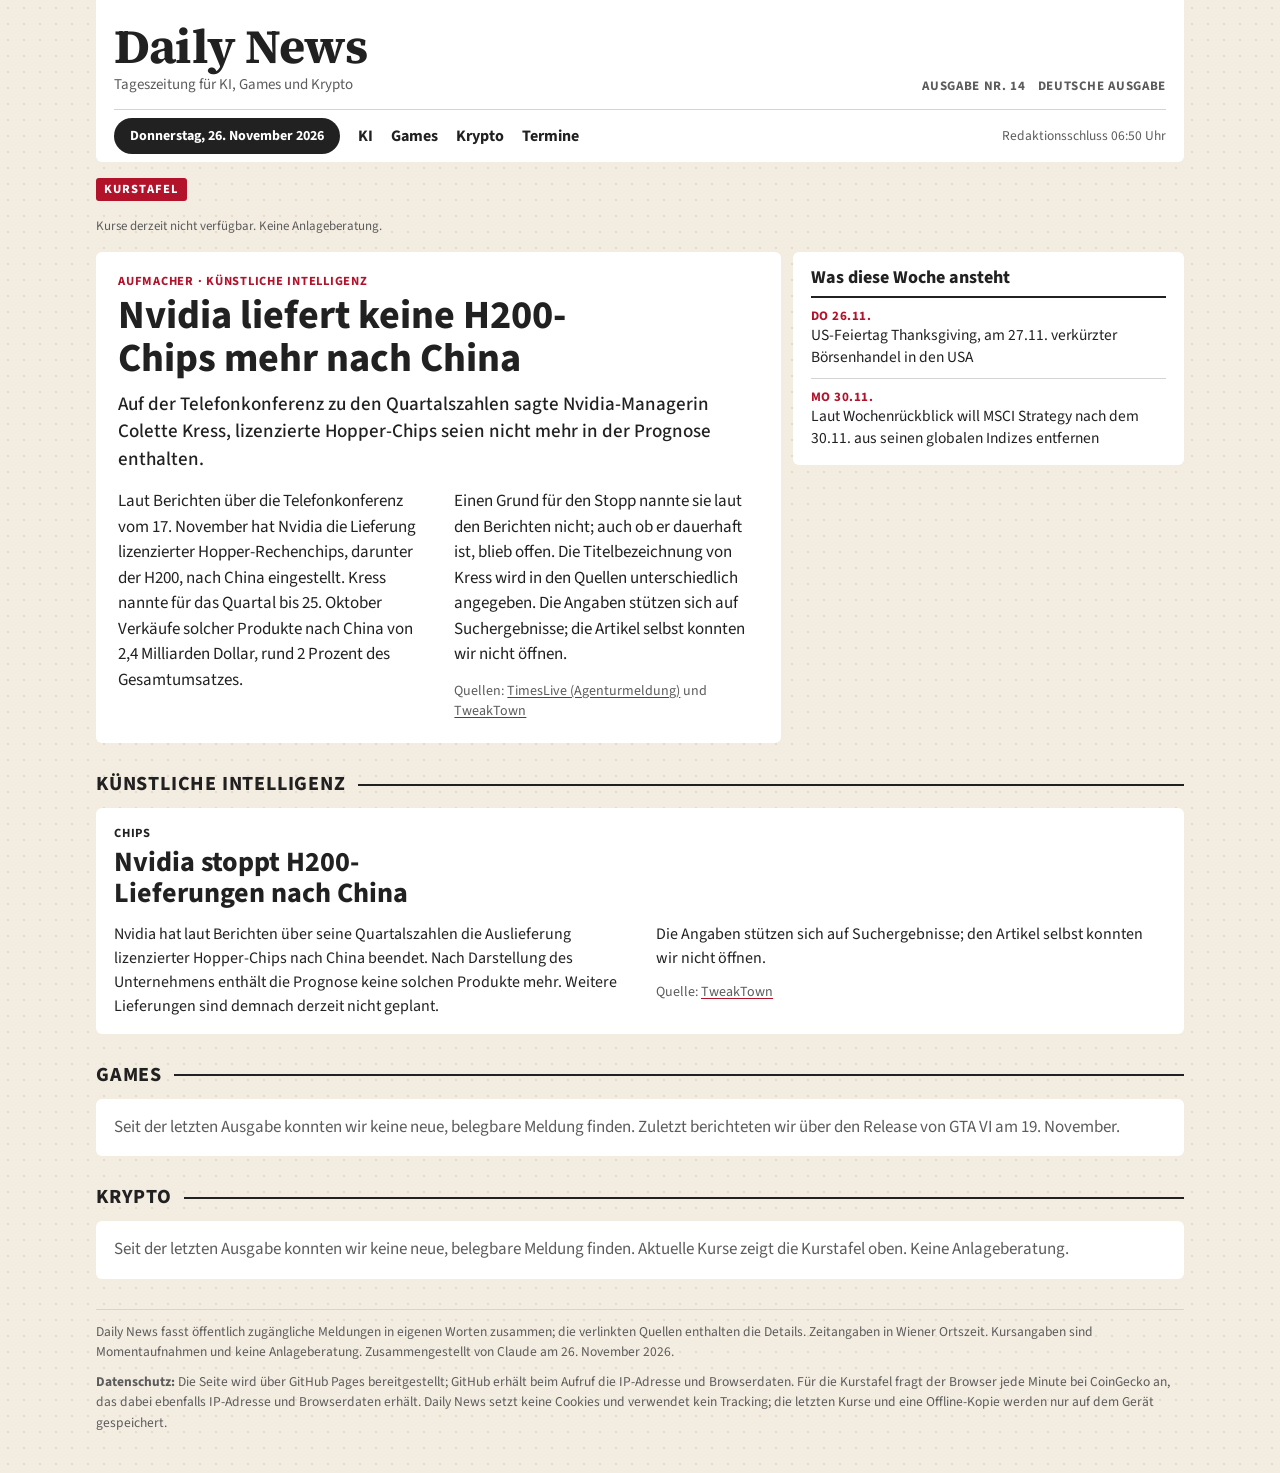
<file: index.html>
<!DOCTYPE html>
<html lang="de">
<head>
<meta charset="utf-8">
<meta http-equiv="Content-Security-Policy" content="default-src 'self'; script-src 'self'; style-src 'self'; font-src 'self'; img-src 'self'; connect-src 'self' https://api.coingecko.com; manifest-src 'self'; worker-src 'self'; object-src 'none'; base-uri 'none'; form-action 'none'">
<meta name="referrer" content="no-referrer">
<meta name="viewport" content="width=device-width, initial-scale=1">
<title>Daily News</title>
<link rel="manifest" href="./manifest.webmanifest">
<meta name="theme-color" content="#b3122b">
<link rel="apple-touch-icon" href="./icons/apple-touch-icon.png">
<meta name="apple-mobile-web-app-capable" content="yes">
<meta name="apple-mobile-web-app-title" content="Daily News">
<link rel="stylesheet" href="./style.css">
<script type="module" src="./app.js"></script>
</head>
<body>
<div class="sheet">

<header class="masthead">
  <div class="brandrow">
    <div>
      <h1>Daily News</h1>
      <p class="claim">Tageszeitung für KI, Games und Krypto</p>
    </div>
    <p class="issue"><span id="ausgabe-nr">Ausgabe</span><span>Deutsche Ausgabe</span></p>
  </div>
  <div class="navrow">
    <span class="pill" id="ausgabe-datum">Wird geladen …</span>
    <nav class="res" aria-label="Ressorts" id="nav-ressorts"></nav>
    <p class="closing" id="redaktionsschluss"></p>
  </div>
  <p class="hinweis" id="ausgabe-hinweis" hidden></p>
</header>

<noscript><p class="ladefehler tile">Daily News braucht JavaScript, um die Ausgabe anzuzeigen.</p></noscript>
<p class="ladefehler tile" id="ladefehler" hidden>Die Ausgabe konnte nicht geladen werden. Bitte später erneut versuchen.</p>

<main>

<!-- Kurstafel: Werte kommen live von CoinGecko (kurse.js) -->
<section class="ticker" aria-labelledby="board-h">
  <h2 id="board-h">Kurstafel</h2>
  <table role="table" aria-labelledby="board-h">
    <thead role="rowgroup"><tr role="row"><th role="columnheader">Wert</th><th role="columnheader">Kurs (USD)</th><th role="columnheader">24 Std.</th></tr></thead>
    <tbody role="rowgroup" id="kurstafel-body"></tbody>
  </table>
  <p class="note" id="kurstafel-hinweis">Kurse werden geladen. Keine Anlageberatung.</p>
</section>

<div class="leadrow">
  <section class="lead tile" id="aufmacher" aria-labelledby="lead-h"></section>
  <section class="dates tile" id="termine" aria-labelledby="termine-h">
    <h2 id="termine-h">Was diese Woche ansteht</h2>
    <ol id="termine-liste"></ol>
  </section>
</div>

<div id="ressorts"></div>

</main>

<footer>
  <p id="fussnote"></p>
  <p><b>Datenschutz:</b> Die Seite wird über GitHub Pages bereitgestellt; GitHub erhält beim Aufruf die IP-Adresse und Browserdaten. Für die Kurstafel fragt der Browser jede Minute bei CoinGecko an, das dabei ebenfalls IP-Adresse und Browserdaten erhält. Daily News setzt keine Cookies und verwendet kein Tracking; die letzten Kurse und eine Offline-Kopie werden nur auf dem Gerät gespeichert.</p>
</footer>

</div>
</body>
</html>
</file>
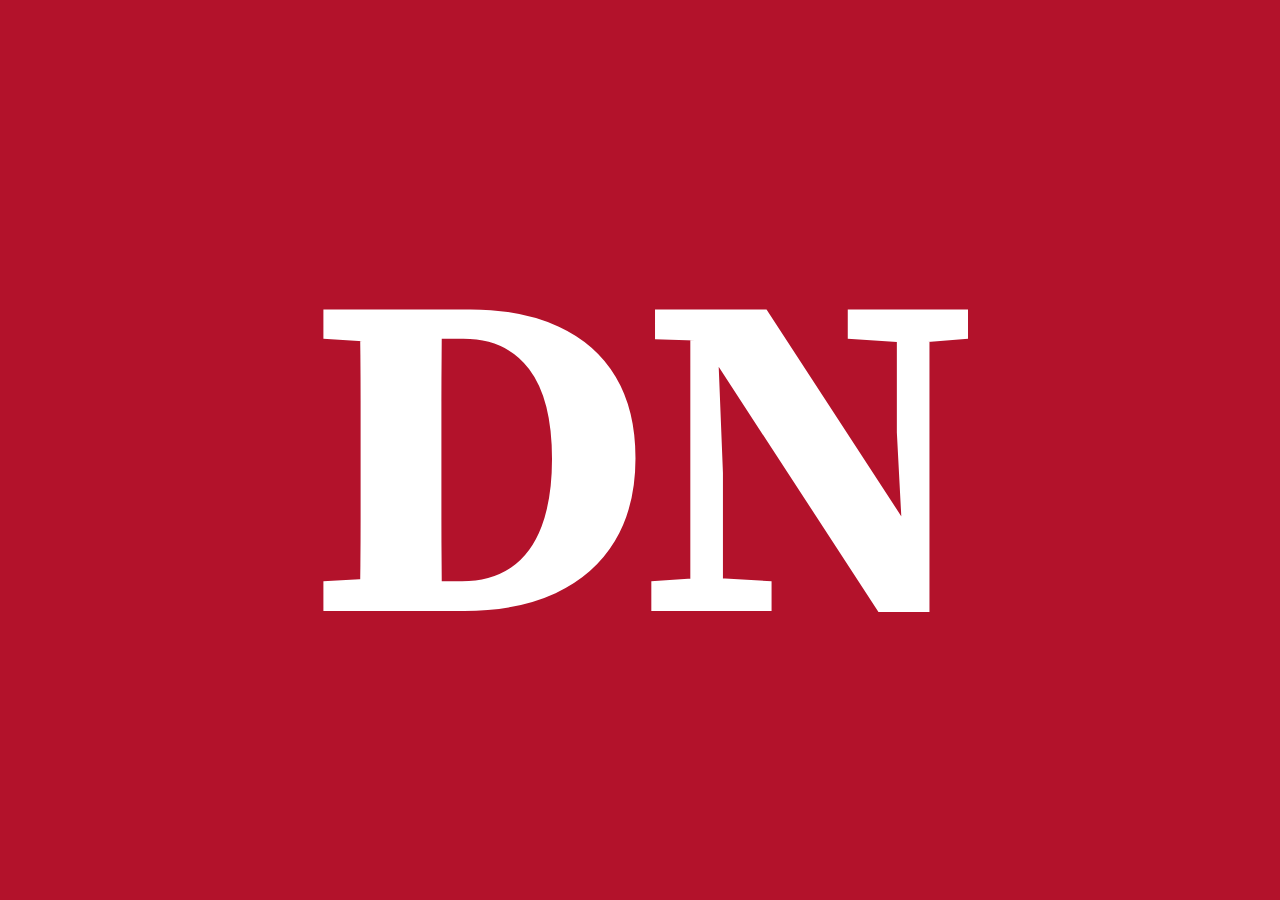
<file: icons/symbol.html>
<!DOCTYPE html>
<!-- Vorlage für die App-Symbole. Erzeugen mit Edge headless, siehe Umsetzungsplan Task 6. -->
<html lang="de">
<head>
<meta charset="utf-8">
<title>Daily News Symbol</title>
<style>
@font-face{font-family:"Source Serif 4";src:url("../fonts/source-serif-4-latin-700.woff2") format("woff2");font-weight:700}
html,body{margin:0;width:100vw;height:100vh;overflow:hidden;background:#b3122b}
body{display:flex;align-items:center;justify-content:center}
span{color:#fff;font:700 51vmin/1 "Source Serif 4",serif;letter-spacing:-.02em}
</style>
</head>
<body><span>DN</span></body>
</html>
</file>
<file: style.css>
/* Schriften selbst gehostet (SIL Open Font License, siehe fonts/OFL.txt) */
@font-face{font-family:"Source Sans 3";src:url("fonts/source-sans-3-latin-wght.woff2") format("woff2");font-weight:200 900;font-style:normal;font-display:swap}
@font-face{font-family:"Source Serif 4";src:url("fonts/source-serif-4-latin-700.woff2") format("woff2");font-weight:700;font-style:normal;font-display:swap}

/* Layout: Nachrichtenportal-Raster. Kopf mit Titel, Datum als Pille und Ressortzeile;
   Kurstafel als Laufband mit vier Kacheln; Aufmacher mit schmaler Termin-Spalte;
   Ressorts als Kachelreihen. Am Handy alles einspaltig, Laufband 2x2. */
:root{
  --bg:#f3ece1;
  --dot:rgba(150,105,55,.13);
  --tile:#ffffff;
  --radius:6px;
  --ink:#212121;
  --ink-soft:#5c5c5c;
  --line:#d4d4d4;
  --accent:#b3122b;
  --down:#b3122b;
  --on-accent:#ffffff;
  --sans:"Source Sans 3","Segoe UI",Arial,sans-serif;
  --serif:"Source Serif 4",Georgia,"Times New Roman",serif;
}
@media (prefers-color-scheme: dark){
  :root:not([data-theme="light"]){
    color-scheme:dark;
    --bg:#191613;--dot:rgba(255,220,180,.06);--tile:#24201c;--ink:#ececec;--ink-soft:#ada59c;
    --line:#3d3731;--accent:#ff6b7f;--down:#ff8493;--on-accent:#1a0a0d;
  }
}
:root[data-theme="dark"]{
  color-scheme:dark;
  --bg:#191613;--dot:rgba(255,220,180,.06);--tile:#24201c;--ink:#ececec;--ink-soft:#ada59c;
  --line:#3d3731;--accent:#ff6b7f;--down:#ff8493;--on-accent:#1a0a0d;
}
*{box-sizing:border-box}
html{-webkit-text-size-adjust:100%}
body{margin:0;background-color:var(--bg);background-image:radial-gradient(var(--dot) 1px,transparent 1.5px);background-size:16px 16px;color:var(--ink);font-family:var(--sans);font-size:17px;line-height:1.5;hyphens:auto;overflow-wrap:anywhere}
a{color:inherit;text-decoration-color:var(--accent);text-underline-offset:2px}
a:hover{color:var(--accent)}
a:focus-visible{outline:2px solid var(--accent);outline-offset:2px;border-radius:2px}
.sheet{max-width:1120px;margin:0 auto;padding:0 16px 40px}
h1,h2,h3{margin:0;font-weight:750;line-height:1.15;text-wrap:balance}
p{margin:0 0 .75em}
.tile{background:var(--tile);padding:16px 18px;border-radius:var(--radius)}
.kicker{margin:0 0 4px;font-size:12.5px;font-weight:700;letter-spacing:.06em;text-transform:uppercase;color:var(--ink)}
.src{margin:0;font-size:14px;line-height:1.45;color:var(--ink-soft)}

/* Kopf */
.masthead{background:var(--tile);padding:22px 18px 0;border-radius:0 0 var(--radius) var(--radius)}
.brandrow{display:flex;flex-wrap:wrap;align-items:flex-end;justify-content:space-between;gap:6px 16px;padding-bottom:12px;border-bottom:1px solid var(--line)}
.masthead h1{font-family:var(--serif);font-weight:700;font-size:clamp(34px,7vw,48px);line-height:1;letter-spacing:-.01em}
.claim{margin:4px 0 0;font-size:15px;color:var(--ink-soft)}
.issue{margin:0;display:flex;flex-wrap:wrap;gap:2px 12px;font-size:13px;font-weight:700;letter-spacing:.05em;text-transform:uppercase;color:var(--ink-soft)}
.navrow{display:flex;flex-wrap:wrap;align-items:center;gap:6px 18px;padding:8px 0}
.pill{background:var(--ink);color:var(--tile);border-radius:999px;display:inline-block;padding:10px 16px;line-height:1.2;font-size:14px;font-weight:700;white-space:nowrap}
nav.res{display:flex;flex-wrap:wrap;gap:0 18px;font-size:16px}
nav.res a{display:inline-block;padding:6px 0;font-weight:700;text-decoration:none}
.closing{margin:0 0 0 auto;font-size:13.5px;color:var(--ink-soft)}

/* Kurstafel als Laufband */
.ticker{margin-top:14px}
.ticker h2{display:inline-block;margin-bottom:8px;padding:4px 8px;background:var(--accent);color:var(--on-accent);border-radius:3px;font-size:12.5px;letter-spacing:.08em;text-transform:uppercase}
.ticker table,.ticker thead,.ticker tbody,.ticker th,.ticker td{display:block}
/* Spaltenköpfe nur für Screenreader, die Kacheln sprechen für sich */
.ticker thead{position:absolute;width:1px;height:1px;overflow:hidden;clip:rect(0 0 0 0);white-space:nowrap}
.ticker tbody{display:grid;grid-template-columns:repeat(4,minmax(0,1fr));gap:8px}
.ticker tbody tr{display:grid;gap:2px;background:var(--tile);padding:10px 14px;border-radius:var(--radius)}
.ticker td:first-child{font-size:13px;font-weight:700;letter-spacing:.05em;text-transform:uppercase}
.ticker td:nth-child(2){font-size:21px;font-weight:750;line-height:1.2;white-space:nowrap;font-variant-numeric:tabular-nums}
.ticker td:nth-child(3){font-size:14.5px;font-variant-numeric:tabular-nums}
.dn{color:var(--down);font-weight:700;white-space:nowrap}
.dn::before{content:"▼ ";font-size:.75em}
.up{font-weight:700;white-space:nowrap}
.up::before{content:"▲ ";font-size:.75em}
.ticker .note{margin:8px 0 0;font-size:13px;line-height:1.45;color:var(--ink-soft)}

/* Aufmacher und Termine */
.leadrow{display:grid;gap:12px;margin-top:16px}
.lead{padding:20px 22px 22px}
.lead .kicker{color:var(--accent)}
.lead h2{font-size:clamp(28px,4.4vw,40px);line-height:1.08;margin-bottom:10px}
.lead .deck{font-size:19px;line-height:1.45;font-weight:500;margin:0}
.dates h2{font-size:18px;padding-bottom:8px;border-bottom:2px solid var(--ink)}
.dates ol{list-style:none;margin:0;padding:0}
.dates li{padding:9px 0;border-bottom:1px solid var(--line);font-size:15.5px;line-height:1.4;text-wrap:pretty}
.dates li:last-child{border-bottom:0;padding-bottom:0}
.dates time{display:block;font-size:13px;font-weight:700;letter-spacing:.04em;text-transform:uppercase;color:var(--accent);font-variant-numeric:tabular-nums}

/* Ressorts */
section.res{margin-top:30px}
.reshead{display:flex;align-items:center;gap:12px;margin-bottom:12px}
.reshead h2{font-size:20px;letter-spacing:.04em;text-transform:uppercase}
.reshead::after{content:"";flex:1;min-width:24px;border-top:2px solid var(--ink)}
/* Flex statt Grid: weitere Artikel teilen sich jede Reihe (1 = volle Breite, 2 = Hälften, 3 = Drittel) */
.grid{display:flex;flex-wrap:wrap;gap:12px;font-size:16px}
.grid>article,.grid>.briefs{background:var(--tile);padding:16px 18px;border-radius:var(--radius);flex:1 1 280px;min-width:0}
.grid>.top,.grid>.briefs{flex-basis:100%}
article h3{font-size:19px;margin-bottom:8px}
article.top h3{font-size:clamp(22px,3vw,28px);line-height:1.12}
.briefs h3{font-size:13px;letter-spacing:.08em;text-transform:uppercase;padding-bottom:8px;border-bottom:2px solid var(--ink)}
.briefs ul{list-style:none;margin:0;padding:0}
.briefs li{padding:9px 0;border-bottom:1px solid var(--line);line-height:1.45;text-wrap:pretty}
.briefs li:last-child{border-bottom:0;padding-bottom:0}
.briefs b{font-weight:750}

footer{margin-top:30px;padding-top:12px;border-top:1px solid var(--line);font-size:13.5px;line-height:1.5;color:var(--ink-soft)}
footer p:last-child{margin-bottom:0}

@media (max-width:639px){
  .ticker tbody{grid-template-columns:repeat(2,minmax(0,1fr))}
  .tile,.grid>article,.grid>.briefs{padding:14px 16px}
  .masthead{margin:0 -16px;padding:22px 16px 0;border-radius:0}
  .closing{margin-left:0}
}
@media (min-width:760px){
  .grid>.top h3{max-width:30ch;margin-bottom:12px}
  .grid>.top .txt{columns:2;column-gap:32px}
}
@media (min-width:860px){
  .leadrow{grid-template-columns:minmax(0,1.75fr) minmax(260px,1fr);align-items:start}
  .dates{position:sticky;top:12px}
  /* Kurzmeldungen nebeneinander statt 150 Zeichen langer Zeilen */
  .briefs ul{display:grid;grid-template-columns:repeat(3,minmax(0,1fr));gap:0 28px}
  .briefs li{border-bottom:0;padding:10px 0 0}
  /* Trennlinien je nach Position in der Dreierreihe, gilt für beliebig viele Meldungen */
  .briefs li:not(:nth-child(3n+1)){border-left:1px solid var(--line);margin-left:-14px;padding-left:14px}
  .briefs li:nth-child(n+4){margin-top:12px;border-top:1px solid var(--line)}
}
@media (min-width:1000px){
  .lead .copy{columns:2;column-gap:32px}
}

/* Web-App: Ersatz für das frühere style-Attribut und Zustände der App */
.lead .copy{margin-top:16px}
.hinweis{margin:0;font-size:13.5px;font-weight:700;color:var(--accent)}
.ladefehler{margin-top:16px;font-weight:700}
.leer{margin:0;color:var(--ink-soft)}
[hidden]{display:none !important}
</file>
